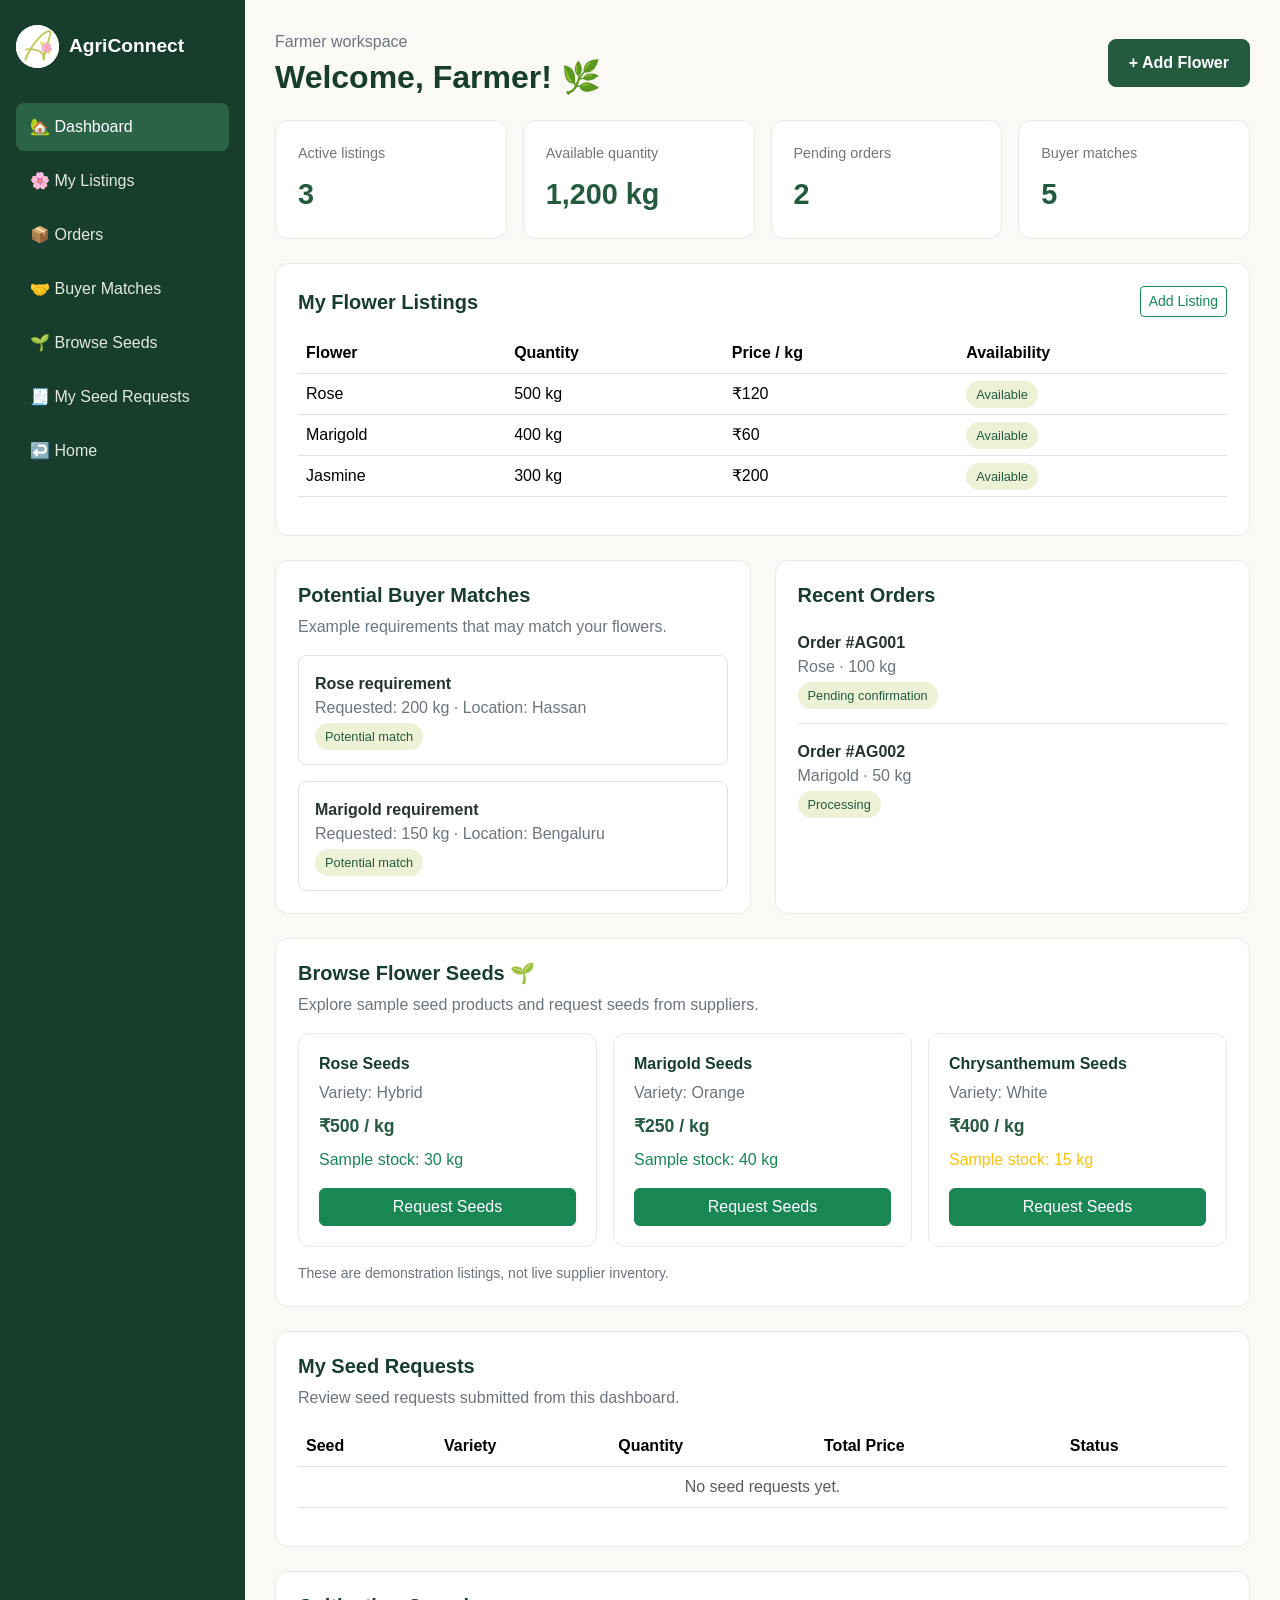
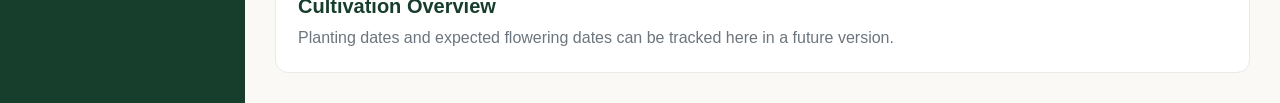
<file: frontend/farmer-dashboard.html>
<!DOCTYPE html>
<html lang="en">
<head>
    <meta charset="UTF-8">
    <meta name="viewport" content="width=device-width, initial-scale=1.0">
    <title>Farmer Dashboard | AgriConnect</title>

    <link href="https://cdn.jsdelivr.net/npm/bootstrap@5.3.3/dist/css/bootstrap.min.css" rel="stylesheet">
    <link rel="stylesheet" href="style.css">

    <style>
        body {
            background: #faf9f5;
        }

        .dashboard-layout {
            min-height: 100vh;
            display: flex;
        }

        .sidebar {
            width: 245px;
            flex-shrink: 0;
            background: #173d2c;
            color: white;
            padding: 25px 16px;
        }

        .sidebar-brand {
            display: flex;
            align-items: center;
            gap: 10px;
            margin-bottom: 35px;
            font-weight: 750;
            font-size: 1.2rem;
        }

        .sidebar-brand img {
            width: 43px;
            height: 43px;
            object-fit: contain;
            background: white;
            border-radius: 50%;
        }

        .sidebar a:not(.sidebar-brand) {
            display: block;
            color: #e2eadd;
            text-decoration: none;
            padding: 12px 14px;
            border-radius: 8px;
            margin-bottom: 6px;
        }

        .sidebar a:hover,
        .sidebar a.active {
            background: #2b6347;
            color: white;
        }

        .dashboard-main {
            flex: 1;
            min-width: 0;
            padding: 30px;
        }

        .welcome-title {
            color: #173d2c;
            font-weight: 750;
        }

        .metric-card {
            background: white;
            border: 1px solid #e8ebe4;
            border-radius: 13px;
            padding: 22px;
            height: 100%;
        }

        .metric-label {
            color: #707970;
            font-size: .9rem;
        }

        .metric-value {
            color: #245b3f;
            font-size: 1.8rem;
            font-weight: 750;
            margin: 8px 0 0;
        }

        .dashboard-panel {
            background: white;
            border: 1px solid #e8ebe4;
            border-radius: 13px;
            padding: 22px;
        }

        .dashboard-panel h5 {
            color: #173d2c;
            font-weight: 700;
        }

        .table {
            vertical-align: middle;
        }

        .status-badge {
            background: #edf2d7;
            color: #245b3f;
            padding: 6px 10px;
            border-radius: 20px;
            font-size: .8rem;
        }

        .seed-card {
            border: 1px solid #e8ebe4;
            border-radius: 12px;
            padding: 20px;
            height: 100%;
            background: #fff;
        }

        .seed-card h6 {
            color: #173d2c;
            font-weight: 750;
        }

        .seed-price {
            color: #245b3f;
            font-weight: 750;
            font-size: 1.1rem;
        }

        @media (max-width: 800px) {
            .sidebar {
                width: 75px;
                padding: 20px 8px;
            }

            .sidebar-brand span,
            .sidebar a span {
                display: none;
            }

            .sidebar a:not(.sidebar-brand) {
                text-align: center;
                font-size: 1.15rem;
            }

            .dashboard-main {
                padding: 20px 12px;
            }
        }
    </style>
</head>

<body>
<div class="dashboard-layout">

    <!-- Sidebar -->
    <aside class="sidebar">
        <a href="index.html"
           class="sidebar-brand text-white text-decoration-none">
            <img src="images/logo.png" alt="AgriConnect logo">
            <span>AgriConnect</span>
        </a>

        <nav>
            <a href="farmer-dashboard.html" class="active">🏡 <span>Dashboard</span></a>
            <a href="#listings">🌸 <span>My Listings</span></a>
            <a href="#orders">📦 <span>Orders</span></a>
            <a href="#matches">🤝 <span>Buyer Matches</span></a>
            <a href="#seeds">🌱 <span>Browse Seeds</span></a>
            <a href="#seedRequests">🧾 <span>My Seed Requests</span></a>
            <a href="index.html">↩️ <span>Home</span></a>
        </nav>
    </aside>

    <!-- Main Dashboard -->
    <main class="dashboard-main">

        <header class="d-flex flex-wrap justify-content-between align-items-center gap-3 mb-4">
            <div>
                <p class="text-secondary mb-1">Farmer workspace</p>
                <h2 class="welcome-title mb-0">Welcome, Farmer! 🌿</h2>
            </div>

            <button class="btn btn-agri"
                    data-bs-toggle="modal"
                    data-bs-target="#addFlowerModal">
                + Add Flower
            </button>
        </header>

        <!-- Dashboard statistics -->
        <section class="row g-3 mb-4">
            <div class="col-6 col-xl-3">
                <div class="metric-card">
                    <div class="metric-label">Active listings</div>
                    <p class="metric-value" id="listingCount">3</p>
                </div>
            </div>

            <div class="col-6 col-xl-3">
                <div class="metric-card">
                    <div class="metric-label">Available quantity</div>
                    <p class="metric-value" id="quantityCount">1,200 kg</p>
                </div>
            </div>

            <div class="col-6 col-xl-3">
                <div class="metric-card">
                    <div class="metric-label">Pending orders</div>
                    <p class="metric-value" id="pendingCount">2</p>
                </div>
            </div>

            <div class="col-6 col-xl-3">
                <div class="metric-card">
                    <div class="metric-label">Buyer matches</div>
                    <p class="metric-value">5</p>
                </div>
            </div>
        </section>

        <!-- Farmer's flower listings -->
        <section class="dashboard-panel mb-4" id="listings">
            <div class="d-flex justify-content-between align-items-center flex-wrap gap-2 mb-3">
                <h5 class="mb-0">My Flower Listings</h5>

                <button class="btn btn-outline-success btn-sm"
                        data-bs-toggle="modal"
                        data-bs-target="#addFlowerModal">
                    Add Listing
                </button>
            </div>

            <div class="table-responsive">
                <table class="table">
                    <thead>
                        <tr>
                            <th>Flower</th>
                            <th>Quantity</th>
                            <th>Price / kg</th>
                            <th>Availability</th>
                        </tr>
                    </thead>

                    <tbody id="farmerListings">
                        <tr>
                            <td>Rose</td>
                            <td>500 kg</td>
                            <td>₹120</td>
                            <td><span class="status-badge">Available</span></td>
                        </tr>
                        <tr>
                            <td>Marigold</td>
                            <td>400 kg</td>
                            <td>₹60</td>
                            <td><span class="status-badge">Available</span></td>
                        </tr>
                        <tr>
                            <td>Jasmine</td>
                            <td>300 kg</td>
                            <td>₹200</td>
                            <td><span class="status-badge">Available</span></td>
                        </tr>
                    </tbody>
                </table>
            </div>
        </section>

        <!-- Buyer matches and orders -->
        <section class="row g-4 mb-4">

            <div class="col-lg-6" id="matches">
                <div class="dashboard-panel h-100">
                    <h5>Potential Buyer Matches</h5>
                    <p class="text-secondary">
                        Example requirements that may match your flowers.
                    </p>

                    <div class="border rounded-3 p-3 mb-3">
                        <strong>Rose requirement</strong>
                        <p class="text-secondary mb-1">
                            Requested: 200 kg · Location: Hassan
                        </p>
                        <span class="status-badge">Potential match</span>
                    </div>

                    <div class="border rounded-3 p-3">
                        <strong>Marigold requirement</strong>
                        <p class="text-secondary mb-1">
                            Requested: 150 kg · Location: Bengaluru
                        </p>
                        <span class="status-badge">Potential match</span>
                    </div>
                </div>
            </div>

            <div class="col-lg-6" id="orders">
                <div class="dashboard-panel h-100">
                    <h5>Recent Orders</h5>

                    <div class="border-bottom py-3">
                        <strong>Order #AG001</strong>
                        <p class="text-secondary mb-1">Rose · 100 kg</p>
                        <span class="status-badge">Pending confirmation</span>
                    </div>

                    <div class="py-3">
                        <strong>Order #AG002</strong>
                        <p class="text-secondary mb-1">Marigold · 50 kg</p>
                        <span class="status-badge">Processing</span>
                    </div>
                </div>
            </div>

        </section>

        <!-- NEW: Browse Flower Seeds -->
        <section class="dashboard-panel mb-4" id="seeds">
            <div class="mb-3">
                <h5>Browse Flower Seeds 🌱</h5>
                <p class="text-secondary mb-0">
                    Explore sample seed products and request seeds from suppliers.
                </p>
            </div>

            <div class="row g-3">

                <div class="col-md-6 col-xl-4">
                    <div class="seed-card">
                        <h6>Rose Seeds</h6>
                        <p class="text-secondary mb-2">Variety: Hybrid</p>
                        <p class="seed-price mb-2">₹500 / kg</p>
                        <p class="text-success">Sample stock: 30 kg</p>

                        <button type="button"
                                class="btn btn-success w-100"
                                onclick="requestSeeds('Rose', 'Hybrid', 500)">
                            Request Seeds
                        </button>
                    </div>
                </div>

                <div class="col-md-6 col-xl-4">
                    <div class="seed-card">
                        <h6>Marigold Seeds</h6>
                        <p class="text-secondary mb-2">Variety: Orange</p>
                        <p class="seed-price mb-2">₹250 / kg</p>
                        <p class="text-success">Sample stock: 40 kg</p>

                        <button type="button"
                                class="btn btn-success w-100"
                                onclick="requestSeeds('Marigold', 'Orange', 250)">
                            Request Seeds
                        </button>
                    </div>
                </div>

                <div class="col-md-6 col-xl-4">
                    <div class="seed-card">
                        <h6>Chrysanthemum Seeds</h6>
                        <p class="text-secondary mb-2">Variety: White</p>
                        <p class="seed-price mb-2">₹400 / kg</p>
                        <p class="text-warning">Sample stock: 15 kg</p>

                        <button type="button"
                                class="btn btn-success w-100"
                                onclick="requestSeeds('Chrysanthemum', 'White', 400)">
                            Request Seeds
                        </button>
                    </div>
                </div>

            </div>

            <p class="small text-secondary mt-3 mb-0">
                These are demonstration listings, not live supplier inventory.
            </p>
        </section>

        <!-- NEW: My Seed Requests -->
        <section class="dashboard-panel mb-4" id="seedRequests">
            <h5>My Seed Requests</h5>
            <p class="text-secondary">
                Review seed requests submitted from this dashboard.
            </p>

            <div class="table-responsive">
                <table class="table">
                    <thead>
                        <tr>
                            <th>Seed</th>
                            <th>Variety</th>
                            <th>Quantity</th>
                            <th>Total Price</th>
                            <th>Status</th>
                        </tr>
                    </thead>

                    <tbody id="seedRequestsTable">
                        <tr>
                            <td colspan="5"
                                class="text-muted text-center">
                                No seed requests yet.
                            </td>
                        </tr>
                    </tbody>
                </table>
            </div>
        </section>

        <!-- Cultivation -->
        <section class="dashboard-panel" id="cultivation">
            <h5>Cultivation Overview</h5>
            <p class="text-secondary mb-0">
                Planting dates and expected flowering dates can be tracked here
                in a future version.
            </p>
        </section>

    </main>
</div>

<!-- Add Flower Modal -->
<div class="modal fade" id="addFlowerModal" tabindex="-1"
     aria-labelledby="addFlowerTitle" aria-hidden="true">

    <div class="modal-dialog modal-dialog-centered">
        <div class="modal-content">
            <form id="addFlowerForm">

                <div class="modal-header">
                    <h5 class="modal-title" id="addFlowerTitle">
                        Add Flower Listing
                    </h5>
                    <button type="button" class="btn-close"
                            data-bs-dismiss="modal"
                            aria-label="Close"></button>
                </div>

                <div class="modal-body">
                    <div class="mb-3">
                        <label class="form-label" for="newFlower">
                            Flower Name
                        </label>
                        <input class="form-control" id="newFlower"
                               required placeholder="e.g. Rose">
                    </div>

                    <div class="mb-3">
                        <label class="form-label" for="newQuantity">
                            Quantity (kg)
                        </label>
                        <input type="number" class="form-control"
                               id="newQuantity" min="1" step="0.01" required>
                    </div>

                    <div class="mb-3">
                        <label class="form-label" for="newPrice">
                            Price per kg (₹)
                        </label>
                        <input type="number" class="form-control"
                               id="newPrice" min="0.01" step="0.01" required>
                    </div>

                    <div class="mb-3">
                        <label class="form-label" for="newAvailability">
                            Available Date
                        </label>
                        <input type="date" class="form-control"
                               id="newAvailability" required>
                    </div>

                    <p class="text-secondary small mb-0">
                        Demo only: listings are not saved permanently.
                    </p>
                </div>

                <div class="modal-footer">
                    <button type="button"
                            class="btn btn-outline-secondary"
                            data-bs-dismiss="modal">
                        Cancel
                    </button>

                    <button type="submit" class="btn btn-agri">
                        Save Listing
                    </button>
                </div>

            </form>
        </div>
    </div>
</div>

<!-- NEW: Seed Request Modal -->
<div class="modal fade" id="seedRequestModal" tabindex="-1"
     aria-labelledby="seedRequestTitle" aria-hidden="true">

    <div class="modal-dialog modal-dialog-centered">
        <div class="modal-content">
            <form id="seedRequestForm">

                <div class="modal-header">
                    <h5 class="modal-title fw-bold" id="seedRequestTitle">
                        Request Seeds
                    </h5>
                    <button type="button" class="btn-close"
                            data-bs-dismiss="modal"
                            aria-label="Close"></button>
                </div>

                <div class="modal-body">
                    <input type="hidden" id="requestedSeed">
                    <input type="hidden" id="requestedVariety">
                    <input type="hidden" id="requestedPrice">

                    <p id="seedRequestDetails" class="text-secondary"></p>

                    <label for="seedRequestQuantity" class="form-label">
                        Quantity Required (kg)
                    </label>

                    <input type="number"
                           class="form-control"
                           id="seedRequestQuantity"
                           min="0.01"
                           step="0.01"
                           required>

                    <p class="small text-secondary mt-2 mb-0">
                        This demonstration form does not verify live stock.
                    </p>
                </div>

                <div class="modal-footer">
                    <button type="button"
                            class="btn btn-secondary"
                            data-bs-dismiss="modal">
                        Cancel
                    </button>

                    <button type="submit" class="btn btn-success">
                        Submit Request
                    </button>
                </div>

            </form>
        </div>
    </div>
</div>

<script src="https://cdn.jsdelivr.net/npm/bootstrap@5.3.3/dist/js/bootstrap.bundle.min.js"></script>
<script src="script.js"></script>

</body>
</html>
</file>
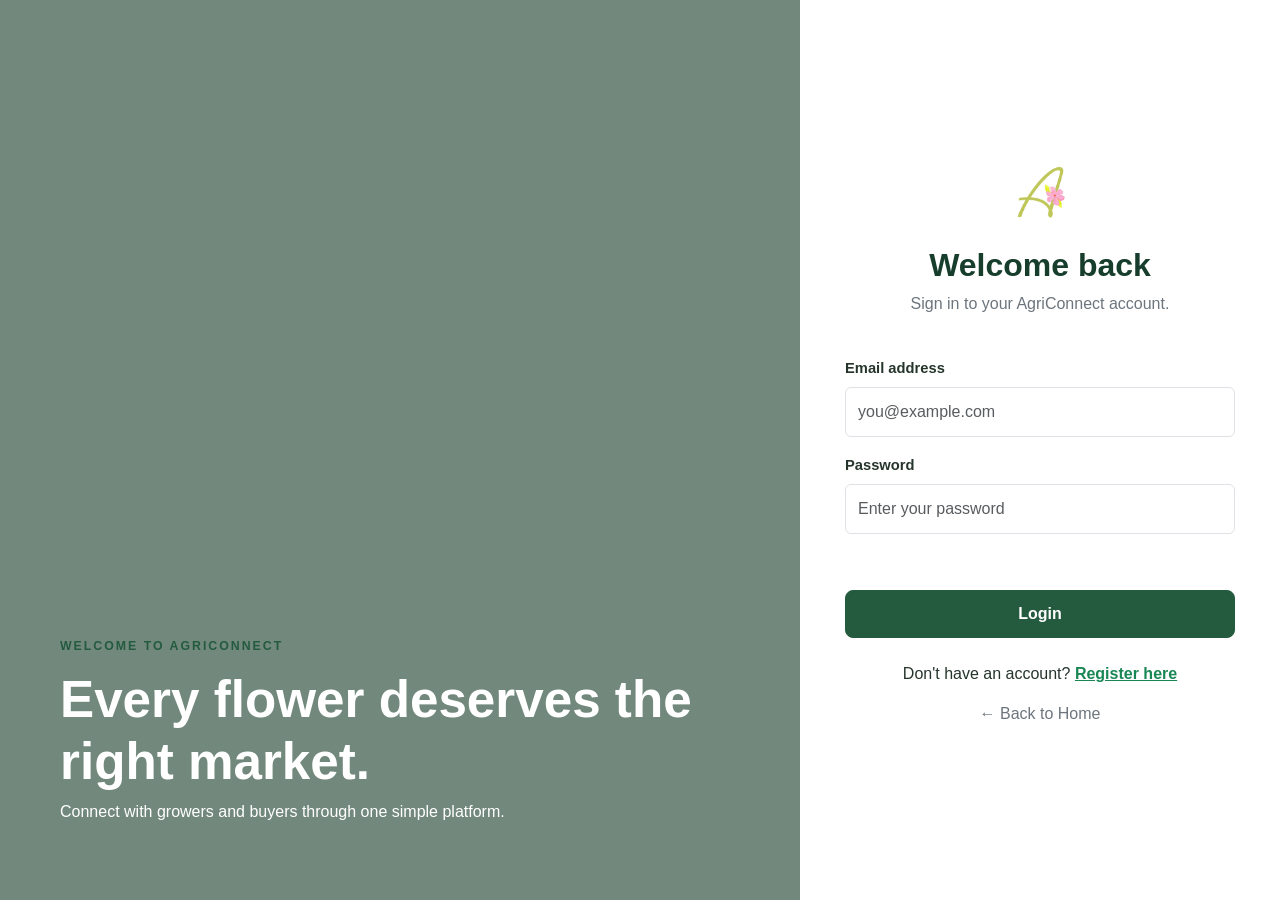
<file: frontend/login.html>
<!DOCTYPE html>
<html lang="en">
<head>
    <meta charset="UTF-8">
    <meta name="viewport" content="width=device-width, initial-scale=1.0">
    <title>Login | AgriConnect</title>
    <link href="https://cdn.jsdelivr.net/npm/bootstrap@5.3.3/dist/css/bootstrap.min.css" rel="stylesheet">
    <link rel="stylesheet" href="style.css">
    <style>
        .auth-page {
            min-height: 100vh;
            display: flex;
            background: #faf9f5;
        }
        .auth-visual {
            flex: 1;
            min-height: 100vh;
            background:
                linear-gradient(#173d2c99, #173d2c99),
                url("https://media.sciencephoto.com/c0/59/38/80/c0593880-800px-wm.jpg")
                center/cover;
            display: flex;
            align-items: end;
            padding: 60px;
            color: white;
        }
        .auth-visual h1 {
            font-size: clamp(2rem, 4vw, 3.5rem);
            font-weight: 750;
        }
        .auth-form-side {
            width: 480px;
            max-width: 100%;
            display: flex;
            flex-direction: column;
            justify-content: center;
            padding: 45px;
            background: white;
        }
        .auth-logo {
            width: 72px;
            height: 72px;
            object-fit: contain;
        }
        .auth-form-side h2 {
            color: #173d2c;
            font-weight: 750;
        }
        .auth-form-side .form-control {
            padding: 12px;
        }
        .auth-form-side label {
            font-weight: 600;
            font-size: .92rem;
        }
        .auth-message {
            min-height: 24px;
            font-size: .9rem;
        }
        @media(max-width: 800px) {
            .auth-visual { display: none; }
            .auth-form-side {
                width: 100%;
                max-width: 480px;
                margin: auto;
                padding: 28px;
            }
        }
    </style>
</head>
<body>

<div class="auth-page">
    <section class="auth-visual">
        <div>
            <span class="eyebrow">WELCOME TO AGRICONNECT</span>
            <h1>Every flower deserves the right market.</h1>
            <p>Connect with growers and buyers through one simple platform.</p>
        </div>
    </section>

    <main class="auth-form-side">
        <div class="text-center mb-4">
            <a href="index.html">
                <img src="images/logo.png" class="auth-logo" alt="AgriConnect logo">
            </a>
            <h2 class="mt-3">Welcome back</h2>
            <p class="text-secondary">Sign in to your AgriConnect account.</p>
        </div>

        <form id="loginForm">
            <div class="mb-3">
                <label for="loginEmail" class="form-label">Email address</label>
                <input type="email" id="loginEmail" class="form-control"
                       placeholder="you@example.com" required>
            </div>

            <div class="mb-3">
                <label for="loginPassword" class="form-label">Password</label>
                <input type="password" id="loginPassword" class="form-control"
                       placeholder="Enter your password" required>
            </div>

            <p id="loginMessage" class="auth-message" aria-live="polite"></p>

            <button type="submit" class="btn btn-agri w-100">Login</button>
        </form>

        <p class="text-center mt-4 mb-0">
            Don't have an account?
            <a href="register.html" class="text-success fw-semibold">Register here</a>
        </p>
        <p class="text-center mt-3">
            <a href="index.html" class="text-secondary text-decoration-none">← Back to Home</a>
        </p>
    </main>
</div>

<script src="script.js"></script>
</body>
</html>
</file>
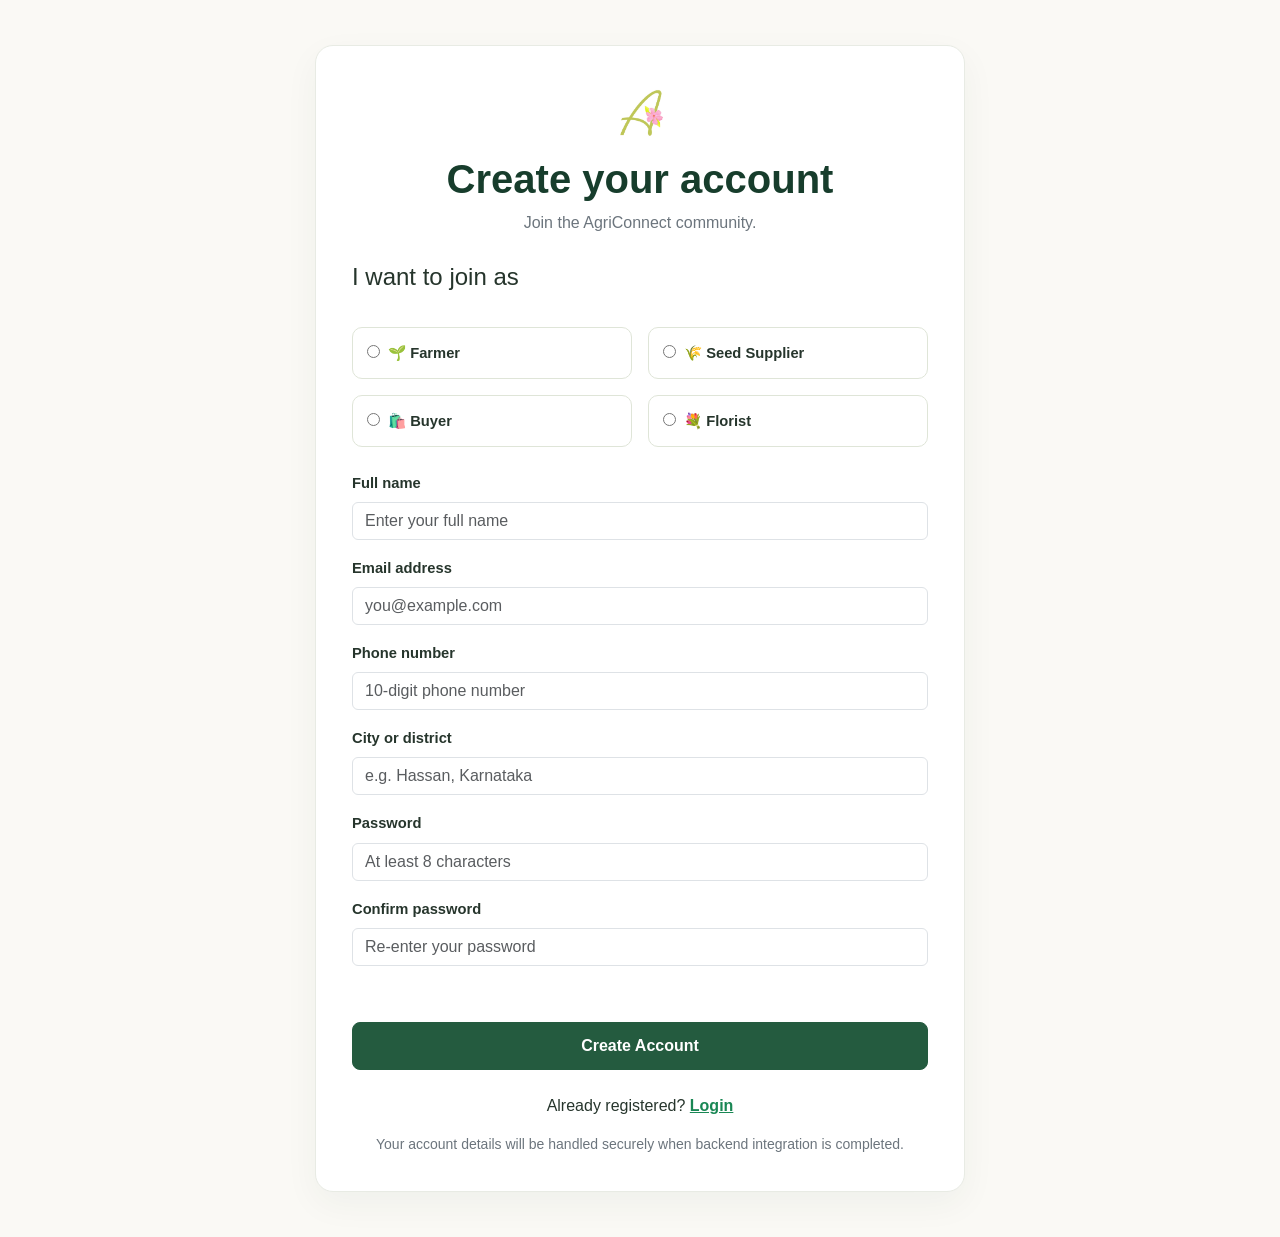
<file: frontend/register.html>
<!DOCTYPE html>
<html lang="en">
<head>
    <meta charset="UTF-8">
    <meta name="viewport" content="width=device-width, initial-scale=1.0">
    <title>Register | AgriConnect</title>

    <link href="https://cdn.jsdelivr.net/npm/bootstrap@5.3.3/dist/css/bootstrap.min.css"
          rel="stylesheet">
    <link rel="stylesheet" href="style.css">

    <style>
        .register-page {
            min-height: 100vh;
            background: #faf9f5;
            padding: 45px 16px;
        }

        .register-card {
            max-width: 650px;
            margin: auto;
            background: white;
            border: 1px solid #e8ebe4;
            border-radius: 18px;
            padding: 36px;
            box-shadow: 0 12px 35px #173d2c0c;
        }

        .register-logo {
            width: 65px;
            height: 65px;
            object-fit: contain;
        }

        .register-card h1 {
            color: #173d2c;
            font-weight: 750;
        }

        .register-card label {
            font-weight: 600;
            font-size: .92rem;
        }

        .role-option {
            border: 1px solid #dfe5d8;
            border-radius: 10px;
            padding: 14px;
            cursor: pointer;
            display: block;
            height: 100%;
            transition: background .2s, border-color .2s;
        }

        .role-option:has(input:checked) {
            border-color: #245b3f;
            background: #f0f5e9;
        }

        .role-option input {
            accent-color: #245b3f;
        }

        .role-option:focus-within {
            outline: 2px solid #245b3f;
            outline-offset: 2px;
        }

        .register-message {
            min-height: 24px;
            font-size: .9rem;
        }

        @media(max-width: 576px) {
            .register-card {
                padding: 22px;
            }
        }
    </style>
</head>

<body>

<main class="register-page">
    <div class="register-card">

        <!-- Logo and heading -->
        <div class="text-center mb-4">
            <a href="index.html">
                <img src="images/logo.png"
                     class="register-logo"
                     alt="AgriConnect logo">
            </a>

            <h1 class="mt-2">Create your account</h1>
            <p class="text-secondary">
                Join the AgriConnect community.
            </p>
        </div>

        <form id="registerForm">

            <!-- Select user role -->
            <fieldset class="mb-4">
                <legend class="form-label mb-3">
                    I want to join as
                </legend>

                <div class="row g-3">

                    <div class="col-6 col-md-6">
                        <label class="role-option">
                            <input type="radio" name="role"
                                   value="FARMER" required>
                            <span class="ms-1">🌱 Farmer</span>
                        </label>
                    </div>

                    <div class="col-6 col-md-6">
                        <label class="role-option">
                            <input type="radio" name="role"
                                   value="SEED_SUPPLIER">
                            <span class="ms-1">🌾 Seed Supplier</span>
                        </label>
                    </div>

                    <div class="col-6 col-md-6">
                        <label class="role-option">
                            <input type="radio" name="role"
                                   value="BUYER">
                            <span class="ms-1">🛍️ Buyer</span>
                        </label>
                    </div>

                    <div class="col-6 col-md-6">
                        <label class="role-option">
                            <input type="radio" name="role"
                                   value="FLORIST">
                            <span class="ms-1">💐 Florist</span>
                        </label>
                    </div>

                </div>
            </fieldset>

            <!-- Personal details -->
            <div class="mb-3">
                <label for="fullName" class="form-label">
                    Full name
                </label>
                <input type="text" id="fullName" name="fullName"
                       class="form-control"
                       placeholder="Enter your full name"
                       autocomplete="name" required>
            </div>

            <div class="mb-3">
                <label for="registerEmail" class="form-label">
                    Email address
                </label>
                <input type="email" id="registerEmail" name="email"
                       class="form-control"
                       placeholder="you@example.com"
                       autocomplete="email" required>
            </div>

            <div class="mb-3">
                <label for="phone" class="form-label">
                    Phone number
                </label>
                <input type="tel" id="phone" name="phone"
                       class="form-control"
                       placeholder="10-digit phone number"
                       pattern="[0-9]{10}"
                       inputmode="numeric"
                       maxlength="10"
                       autocomplete="tel"
                       title="Enter a 10-digit phone number"
                       required>
            </div>

            <div class="mb-3">
                <label for="registerLocation" class="form-label">
                    City or district
                </label>
                <input type="text" id="registerLocation" name="location"
                       class="form-control"
                       placeholder="e.g. Hassan, Karnataka"
                       autocomplete="address-level2" required>
            </div>

            <!-- Password -->
            <div class="mb-3">
                <label for="registerPassword" class="form-label">
                    Password
                </label>
                <input type="password" id="registerPassword"
                       name="password"
                       class="form-control"
                       minlength="8"
                       autocomplete="new-password"
                       placeholder="At least 8 characters"
                       required>
            </div>

            <div class="mb-3">
                <label for="confirmPassword" class="form-label">
                    Confirm password
                </label>
                <input type="password" id="confirmPassword"
                       name="confirmPassword"
                       class="form-control"
                       minlength="8"
                       autocomplete="new-password"
                       placeholder="Re-enter your password"
                       required>
            </div>

            <p id="registerMessage"
               class="register-message"
               role="status"
               aria-live="polite"></p>

            <button type="submit" class="btn btn-agri w-100">
                Create Account
            </button>

        </form>

        <p class="text-center mt-4 mb-0">
            Already registered?
            <a href="login.html" class="text-success fw-semibold">
                Login
            </a>
        </p>

        <p class="text-center text-secondary small mt-3 mb-0">
            Your account details will be handled securely when backend
            integration is completed.
        </p>

    </div>
</main>

<script src="script.js"></script>
</body>
</html>
</file>
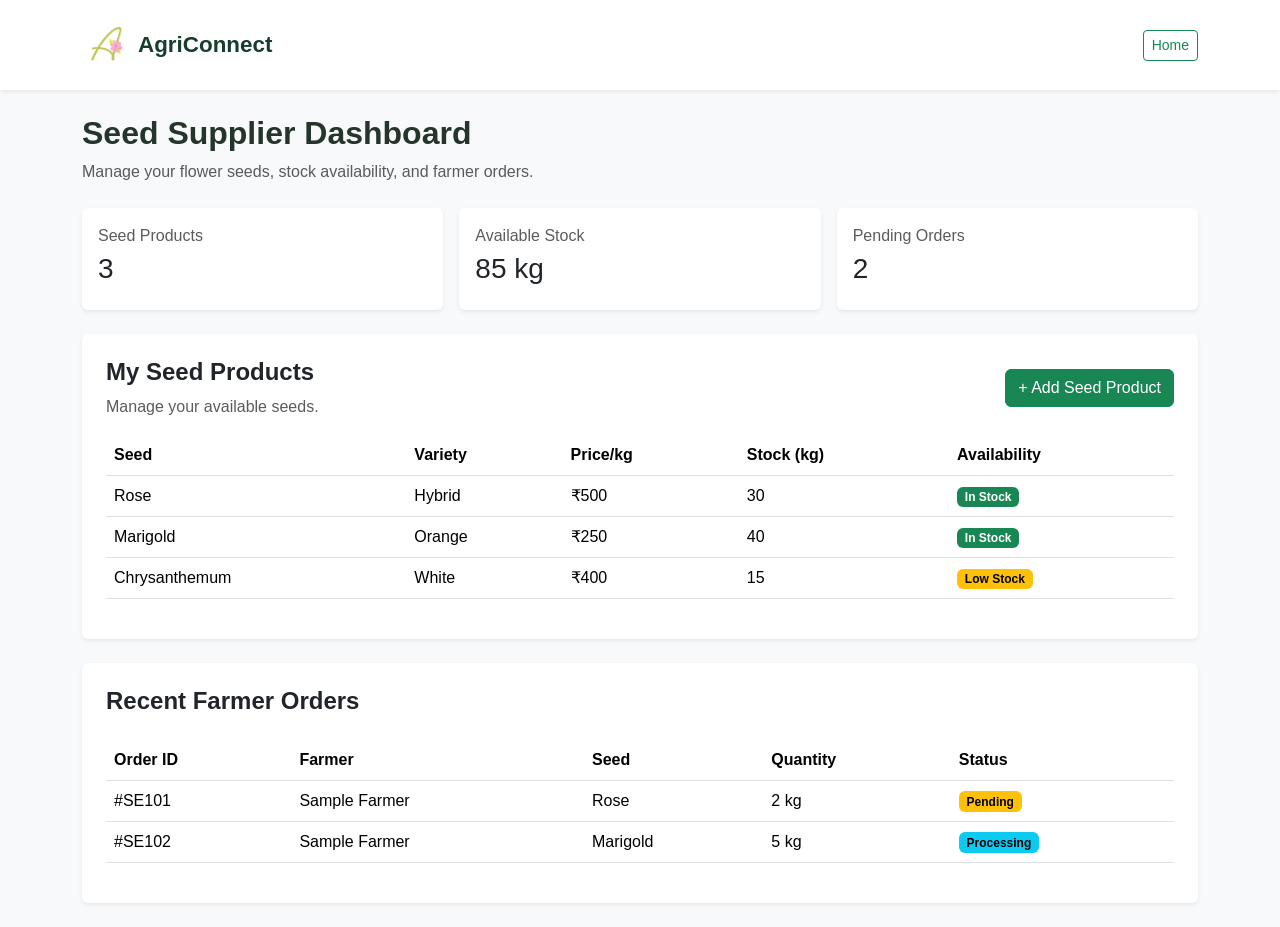
<file: frontend/seed-supplier-dashboard.html>
<!DOCTYPE html>
<html lang="en">
<head>
    <meta charset="UTF-8">
    <meta name="viewport" content="width=device-width, initial-scale=1.0">
    <title>Seed Supplier Dashboard | AgriConnect</title>

    <!-- Bootstrap CSS -->
    <link href="https://cdn.jsdelivr.net/npm/bootstrap@5.3.3/dist/css/bootstrap.min.css"
          rel="stylesheet">

    <!-- Custom CSS -->
    <link rel="stylesheet" href="style.css">
</head>

<body class="bg-light">

<!-- Navigation -->
<nav class="navbar bg-white shadow-sm py-3">
    <div class="container d-flex justify-content-between align-items-center">

        <a class="navbar-brand d-flex align-items-center gap-2 mb-0"
           href="index.html">

            <img src="images/logo.png"
                 alt="AgriConnect Logo"
                 style="height: 48px; width: auto;">

            <span style="color: #173D2C; font-size: 1.4rem; font-weight: 700;">
                AgriConnect
            </span>

        </a>

        <a href="index.html" class="btn btn-outline-success btn-sm">
            Home
        </a>

    </div>
</nav>

<!-- Main Dashboard -->
<main class="container py-4">

    <!-- Dashboard Heading -->
    <div class="mb-4">
        <h2 class="fw-bold">Seed Supplier Dashboard</h2>
        <p class="text-muted">
            Manage your flower seeds, stock availability, and farmer orders.
        </p>
    </div>

    <!-- Summary Cards -->
    <div class="row g-3 mb-4">

        <div class="col-6 col-lg-4">
            <div class="card border-0 shadow-sm p-3 h-100">
                <p class="text-muted mb-1">Seed Products</p>
                <h3 id="productCount">3</h3>
            </div>
        </div>

        <div class="col-6 col-lg-4">
            <div class="card border-0 shadow-sm p-3 h-100">
                <p class="text-muted mb-1">Available Stock</p>
                <h3 id="stockCount">85 kg</h3>
            </div>
        </div>

        <div class="col-12 col-lg-4">
            <div class="card border-0 shadow-sm p-3 h-100">
                <p class="text-muted mb-1">Pending Orders</p>
                <h3 id="orderCount">2</h3>
            </div>
        </div>

    </div>

    <!-- My Seed Products -->
    <div class="card border-0 shadow-sm p-4 mb-4">

        <div class="d-flex justify-content-between align-items-center flex-wrap gap-2">
            <div>
                <h4 class="fw-bold">My Seed Products</h4>
                <p class="text-muted mb-0">
                    Manage your available seeds.
                </p>
            </div>

            <button class="btn btn-success"
                    data-bs-toggle="modal"
                    data-bs-target="#seedModal">
                + Add Seed Product
            </button>
        </div>

        <div class="table-responsive mt-3">
            <table class="table align-middle">

                <thead>
                    <tr>
                        <th>Seed</th>
                        <th>Variety</th>
                        <th>Price/kg</th>
                        <th>Stock (kg)</th>
                        <th>Availability</th>
                    </tr>
                </thead>

                <tbody id="seedTable">

                    <tr>
                        <td>Rose</td>
                        <td>Hybrid</td>
                        <td>₹500</td>
                        <td>30</td>
                        <td>
                            <span class="badge text-bg-success">In Stock</span>
                        </td>
                    </tr>

                    <tr>
                        <td>Marigold</td>
                        <td>Orange</td>
                        <td>₹250</td>
                        <td>40</td>
                        <td>
                            <span class="badge text-bg-success">In Stock</span>
                        </td>
                    </tr>

                    <tr>
                        <td>Chrysanthemum</td>
                        <td>White</td>
                        <td>₹400</td>
                        <td>15</td>
                        <td>
                            <span class="badge text-bg-warning">Low Stock</span>
                        </td>
                    </tr>

                </tbody>
            </table>
        </div>
    </div>

    <!-- Recent Farmer Orders -->
    <div class="card border-0 shadow-sm p-4">

        <h4 class="fw-bold">Recent Farmer Orders</h4>

        <div class="table-responsive mt-3">
            <table class="table align-middle">

                <thead>
                    <tr>
                        <th>Order ID</th>
                        <th>Farmer</th>
                        <th>Seed</th>
                        <th>Quantity</th>
                        <th>Status</th>
                    </tr>
                </thead>

                <tbody>

                    <tr>
                        <td>#SE101</td>
                        <td>Sample Farmer</td>
                        <td>Rose</td>
                        <td>2 kg</td>
                        <td>
                            <span class="badge text-bg-warning">Pending</span>
                        </td>
                    </tr>

                    <tr>
                        <td>#SE102</td>
                        <td>Sample Farmer</td>
                        <td>Marigold</td>
                        <td>5 kg</td>
                        <td>
                            <span class="badge text-bg-info">Processing</span>
                        </td>
                    </tr>

                </tbody>
            </table>
        </div>
    </div>

</main>

<!-- Add Seed Product Modal -->
<div class="modal fade"
     id="seedModal"
     tabindex="-1"
     aria-labelledby="seedModalLabel"
     aria-hidden="true">

    <div class="modal-dialog">
        <div class="modal-content">

            <form id="seedForm">

                <div class="modal-header">
                    <h5 class="modal-title fw-bold" id="seedModalLabel">
                        Add Seed Product
                    </h5>

                    <button type="button"
                            class="btn-close"
                            data-bs-dismiss="modal"
                            aria-label="Close">
                    </button>
                </div>

                <div class="modal-body">

                    <!-- Flower Type -->
                    <div class="mb-3">
                        <label class="form-label" for="seedName">
                            Flower Type
                        </label>

                        <select class="form-select" id="seedName" required>
                            <option value="">Choose flower</option>
                            <option>Rose</option>
                            <option>Marigold</option>
                            <option>Jasmine</option>
                            <option>Chrysanthemum</option>
                            <option>Lily</option>
                            <option>Orchid</option>
                        </select>
                    </div>

                    <!-- Variety -->
                    <div class="mb-3">
                        <label class="form-label" for="seedVariety">
                            Variety
                        </label>

                        <input class="form-control"
                               id="seedVariety"
                               type="text"
                               placeholder="e.g. Hybrid"
                               required>
                    </div>

                    <!-- Price -->
                    <div class="mb-3">
                        <label class="form-label" for="seedPrice">
                            Price per kg (₹)
                        </label>

                        <input class="form-control"
                               type="number"
                               id="seedPrice"
                               min="0.01"
                               step="0.01"
                               placeholder="Enter price"
                               required>
                    </div>

                    <!-- Stock -->
                    <div class="mb-3">
                        <label class="form-label" for="seedStock">
                            Available stock (kg)
                        </label>

                        <input class="form-control"
                               type="number"
                               id="seedStock"
                               min="0"
                               step="0.01"
                               placeholder="Enter stock quantity"
                               required>
                    </div>

                </div>

                <div class="modal-footer">

                    <button type="button"
                            class="btn btn-secondary"
                            data-bs-dismiss="modal">
                        Cancel
                    </button>

                    <button type="submit" class="btn btn-success">
                        Add Product
                    </button>

                </div>

            </form>
        </div>
    </div>
</div>

<!-- Bootstrap JavaScript -->
<script src="https://cdn.jsdelivr.net/npm/bootstrap@5.3.3/dist/js/bootstrap.bundle.min.js"></script>

<!-- Custom JavaScript -->
<script src="script.js"></script>

</body>
</html>
</file>
<file: frontend/style.css>
:root {
    --olive: #b8c653;
    --green: #245b3f;
    --dark-green: #173d2c;
    --pink: #f28bb0;
    --cream: #faf9f5;
    --text: #26352c;
    --muted: #707970;
}

* {
    box-sizing: border-box;
}

body {
    margin: 0;
    font-family: "Segoe UI", Arial, sans-serif;
    color: var(--text);
    background: white;
}

.logo {
    width: 48px;
    height: 48px;
    object-fit: contain;
}

.navbar-brand {
    color: var(--dark-green);
    font-weight: 750;
    font-size: 1.4rem;
}

.nav-link {
    color: var(--text);
    font-weight: 500;
}

.nav-link:hover,
.nav-link.active {
    color: var(--green);
}

.btn-agri {
    background: var(--green);
    color: white;
    border: 1px solid var(--green);
    border-radius: 8px;
    padding: 11px 20px;
    font-weight: 600;
}

.btn-agri:hover {
    background: var(--dark-green);
    color: white;
}

.hero {
    min-height: 510px;
    display: flex;
    align-items: center;
    background:
        linear-gradient(90deg, rgba(16, 43, 29, .88), rgba(16, 43, 29, .22)),
        url("https://images.unsplash.com/photo-1490750967868-88aa4486c946?auto=format&fit=crop&w=1800&q=85")
        center/cover no-repeat;
    color: white;
    padding: 75px 0;
}

.hero-content {
    max-width: 660px;
}

.eyebrow {
    display: inline-block;
    color: var(--green);
    font-size: .77rem;
    font-weight: 750;
    letter-spacing: 2px;
    margin-bottom: 14px;
}

.hero .eyebrow {
    color: #e5edb5;
}

.hero h1 {
    font-size: clamp(2.5rem, 5vw, 4.5rem);
    font-weight: 750;
    line-height: 1.1;
    margin-bottom: 22px;
}

.hero h1 span {
    color: #dce58d;
}

.hero-content > p {
    font-size: 1.1rem;
    line-height: 1.8;
    max-width: 560px;
    color: #f2f4ee;
}

.search-box {
    display: flex;
    gap: 8px;
    background: white;
    padding: 8px;
    border-radius: 12px;
    margin-top: 28px;
    max-width: 600px;
}

.search-box input {
    flex: 1;
    min-width: 0;
    border: none;
    outline: none;
    padding: 12px;
    color: var(--text);
}

.hero-note {
    margin-top: 22px;
    font-size: .9rem;
}

.stats-section {
    padding: 30px 0;
    background: var(--cream);
}

.stat-card {
    padding: 20px 10px;
    background: white;
    border: 1px solid #edf0e8;
    border-radius: 12px;
    height: 100%;
}

.stat-card h3 {
    color: var(--green);
    font-size: 1.1rem;
    font-weight: 750;
}

.stat-card p {
    margin: 0;
    color: var(--muted);
    font-size: .9rem;
}

.section-padding {
    padding: 75px 0;
}

.section-heading {
    display: flex;
    justify-content: space-between;
    align-items: end;
    gap: 20px;
    margin-bottom: 30px;
}

.section-heading h2,
.about-box h2 {
    color: var(--dark-green);
    font-weight: 750;
    font-size: clamp(1.8rem, 3vw, 2.7rem);
}

.section-heading p,
.about-box p {
    color: var(--muted);
    line-height: 1.8;
}

.view-link {
    color: var(--green);
    font-weight: 700;
    text-decoration: none;
    white-space: nowrap;
}

.flower-card {
    border: 1px solid #e9ece5;
    border-radius: 14px;
    overflow: hidden;
    height: 100%;
    transition: transform .2s, box-shadow .2s;
}

.flower-card:hover {
    transform: translateY(-5px);
    box-shadow: 0 12px 30px #173d2c14;
}

.flower-card img {
    width: 100%;
    height: 200px;
    object-fit: cover;
}

.flower-info {
    padding: 18px;
}

.flower-info h5 {
    color: var(--dark-green);
    font-weight: 700;
}

.flower-info p {
    color: var(--muted);
    font-size: .88rem;
    margin-bottom: 0;
}

.how-section {
    background: var(--cream);
}

.centered {
    justify-content: center;
    text-align: center;
}

.step-card {
    background: white;
    padding: 28px;
    border-radius: 14px;
    border: 1px solid #e9ece5;
    height: 100%;
}

.step-number {
    display: inline-flex;
    align-items: center;
    justify-content: center;
    width: 48px;
    height: 48px;
    border-radius: 50%;
    background: #edf2d7;
    color: var(--green);
    font-weight: 800;
    margin-bottom: 20px;
}

.step-card h4 {
    color: var(--dark-green);
    font-weight: 700;
}

.step-card p {
    color: var(--muted);
    line-height: 1.8;
    margin-bottom: 0;
}

.about-box {
    max-width: 850px;
    text-align: center;
}

.about-box p {
    max-width: 680px;
    margin: 20px auto 28px;
}

.footer {
    background: var(--dark-green);
    color: white;
    padding: 28px 0;
}

.footer p {
    margin: 0;
    color: #e1e8df;
}

.footer-logo {
    width: 38px;
    height: 38px;
    object-fit: contain;
    background: white;
    border-radius: 50%;
}

@media (max-width: 576px) {
    .hero {
        min-height: 460px;
        padding: 55px 0;
    }

    .search-box {
        flex-direction: column;
    }

    .search-box .btn {
        width: 100%;
    }

    .section-padding {
        padding: 50px 0;
    }

    .section-heading {
        align-items: start;
        flex-direction: column;
    }

    .flower-card img {
        height: 150px;
    }

    .flower-info {
        padding: 12px;
    }
}

.flower-card img {
    display: block;
    width: 100%;
    height: 220px;
    object-fit: cover;
    object-position: center;
    border-radius: 12px 12px 0 0;
}

.flower-card {
    height: 100%;
    overflow: hidden;
}

/* AgriConnect - How It Works */

.section-label {
    color: #245B3F;
    font-size: 0.8rem;
    font-weight: 700;
    letter-spacing: 2px;
}

.feature-card {
    background: #FFFFFF;
    border: 1px solid #E6E9E1;
    border-radius: 16px;
    transition: transform 0.25s ease, box-shadow 0.25s ease;
}

.feature-card:hover {
    transform: translateY(-5px);
    box-shadow: 0 12px 28px rgba(23, 61, 44, 0.10);
}

.step-number {
    display: inline-flex;
    align-items: center;
    justify-content: center;
    width: 46px;
    height: 46px;
    border-radius: 12px;
    background: #EAF1E8;
    color: #245B3F;
    font-size: 1rem;
    font-weight: 700;
}

.feature-card h4 {
    color: #173D2C;
    font-weight: 700;
}

.feature-card p {
    color: #667067;
    line-height: 1.7;
    margin-bottom: 0;
}

/* =====================================
   AgriConnect - Mobile Navigation Fix
   ===================================== */

@media (max-width: 991.98px) {

    .navbar {
        padding: 12px 0 !important;
    }

    .navbar .container {
        display: flex;
        flex-wrap: wrap;
        align-items: center;
        justify-content: space-between;
    }

    .navbar-brand {
        display: flex;
        align-items: center;
        gap: 8px !important;
        margin-right: 0;
        max-width: calc(100% - 60px);
    }

    .navbar-brand .logo {
        width: 42px;
        height: 42px;
        object-fit: contain;
    }

    .navbar-brand span {
        font-size: 1.25rem;
        font-weight: 700;
    }

    .navbar-toggler {
        padding: 6px 9px;
        border: 1px solid #dce5dc;
        border-radius: 8px;
        box-shadow: none !important;
    }

    .navbar-collapse {
        flex-basis: 100%;
        width: 100%;
        margin-top: 14px;
        padding: 12px;
        background: #FAF9F5;
        border: 1px solid #e6e9e1;
        border-radius: 12px;
    }

    .navbar-nav {
        align-items: stretch !important;
        gap: 4px !important;
        width: 100%;
    }

    .navbar-nav .nav-item {
        width: 100%;
    }

    .navbar-nav .nav-link {
        display: block;
        padding: 11px 12px;
        border-radius: 7px;
        color: #173D2C;
        font-size: 1rem;
    }

    .navbar-nav .nav-link:hover,
    .navbar-nav .nav-link.active {
        background: #EAF1E8;
        color: #245B3F;
    }

    .navbar-nav .btn {
        display: block;
        width: 100%;
        margin: 4px 0;
        padding: 10px 16px !important;
        text-align: center;
        border-radius: 8px;
    }
}

/* Extra-small mobile screens */
@media (max-width: 380px) {

    .navbar-brand .logo {
        width: 34px;
        height: 34px;
    }

    .navbar-brand span {
        font-size: 1.1rem;
    }

    .navbar-toggler {
        padding: 5px 7px;
    }
}

/* Seed Supplier Dashboard Logo */
.brand-logo {
    display: flex;
    align-items: center;
    gap: 10px;
}

.brand-logo img {
    width: 42px;
    height: 42px;
    object-fit: contain;
}

.brand-logo span {
    color: #173D2C;
    font-size: 1.25rem;
    font-weight: 700;
    white-space: nowrap;
}
</file>
